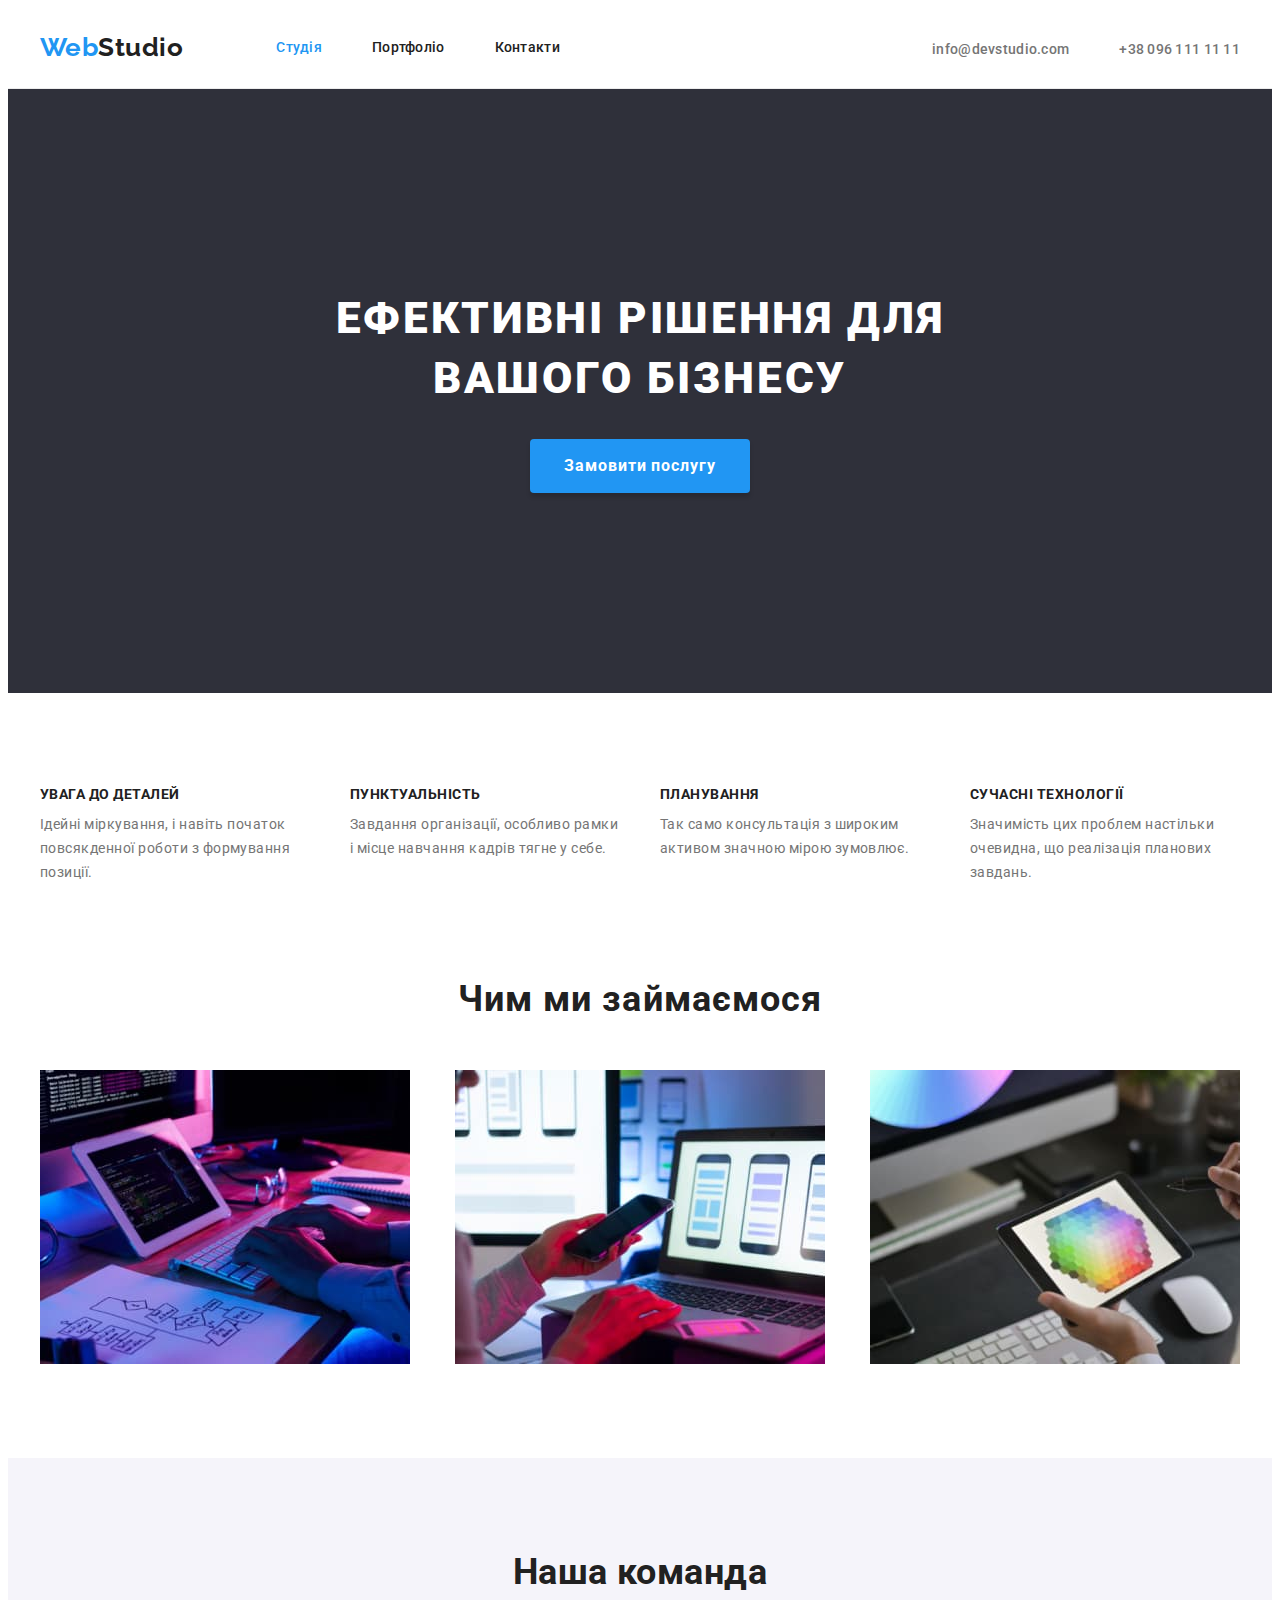
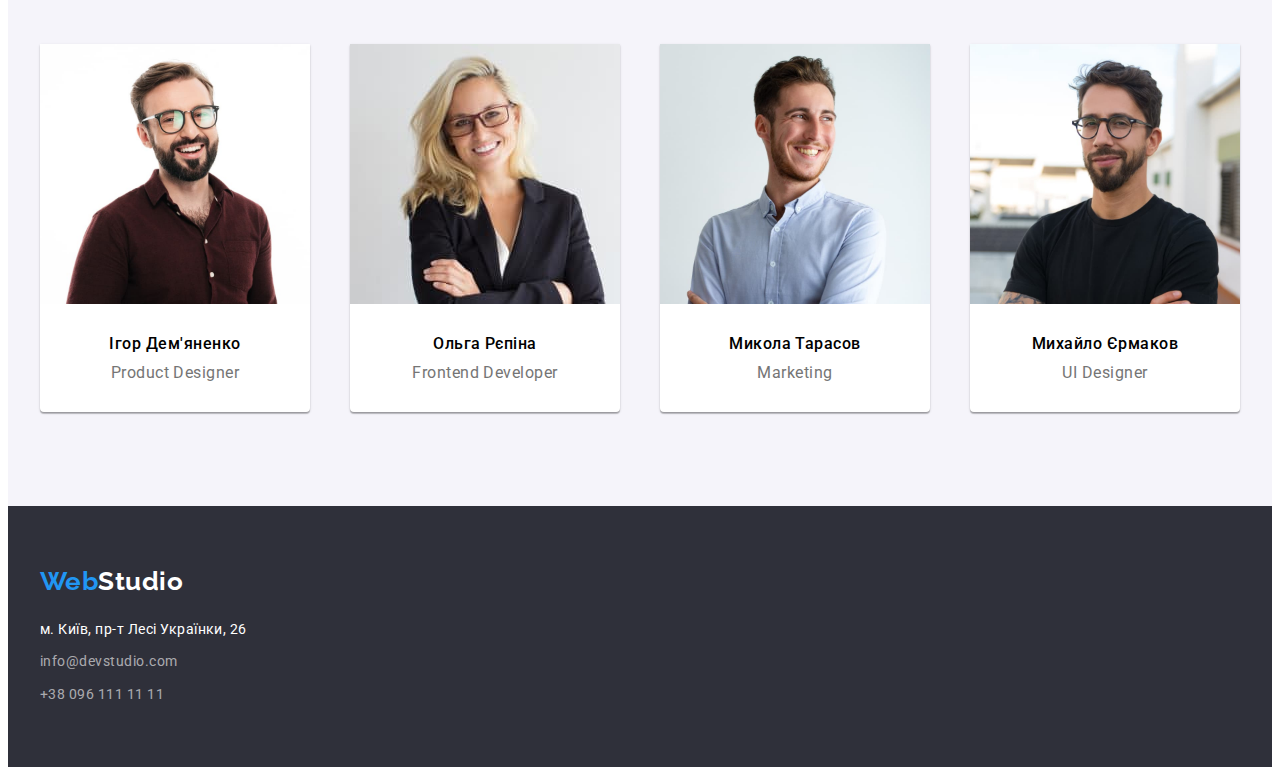
<file: index.html>
<!DOCTYPE html>
<html lang="uk">
  <head>
    <meta charset="UTF-8" />
    <meta http-equiv="X-UA-Compatible" content="IE=edge" />
    <meta name="viewport" content="width=device-width, initial-scale=1.0" />
    <title>WebStudio</title>
    <link
      rel="stylesheet"
      href="https://cdnjs.cloudflare.com/ajax/libs/modern-normalize/1.1.0/modern-normalize.min.css"
      integrity="sha512-wpPYUAdjBVSE4KJnH1VR1HeZfpl1ub8YT/NKx4PuQ5NmX2tKuGu6U/JRp5y+Y8XG2tV+wKQpNHVUX03MfMFn9Q=="
      crossorigin="anonymous"
      referrerpolicy="no-referrer"
    />
    <link rel="preconnect" href="https://fonts.googleapis.com" />
    <link rel="preconnect" href="https://fonts.gstatic.com" crossorigin />
    <link
      href="https://fonts.googleapis.com/css2?family=Raleway:wght@700&family=Roboto:wght@400;500;700;900&display=swap"
      rel="stylesheet"
    />
    <link rel="stylesheet" href="./css/style.css" />
  </head>

  <body>
    <header class="hat">
      <div class="container hat-flex">
        <nav class="hat-navi">
          <a href="./index.html" class="hat-logo">
            <span class="firstlogo">Web</span
            ><span class="secondlogo">Studio</span>
          </a>
          <ul class="link-navi reset">
            <li>
              <a class="link current" href="./index.html">Студія</a>
            </li>
            <li>
              <a href="./portfolio.html">Портфоліо</a>
            </li>
            <li>
              <a href="./contacts.html">Контакти</a>
            </li>
          </ul>
        </nav>
        <ul class="hat-contact reset">
          <li>
            <a
              href="mailto:info@devstudio.com"
              target="_blank"
              rel="noopener norefferer nofollow"
              >info@devstudio.com</a
            >
          </li>
          <li>
            <a href="tel:+380961111111">+38 096 111 11 11</a>
          </li>
        </ul>
      </div>
    </header>

    <main>
      <section class="hero">
        <div class="container">
          <div class="hero-content">
            <h1 class="hero-phrase">Ефективні рішення для вашого бізнесу</h1>
            <button class="button-hero" type="button">Замовити послугу</button>
          </div>
        </div>
      </section>

      <section class="quality">
        <div class="container">
          <h2 class="visually-hidden">quality</h2>
          <ul class="reset quality-flex">
            <li>
              <h3 class="fact">увага до деталей</h3>
              <p class="descr">
                Ідейні міркування, і навіть початок повсякденної роботи з
                формування позиції.
              </p>
            </li>
            <li>
              <h3 class="fact">пунктуальність</h3>
              <p class="descr">
                Завдання організації, особливо рамки і місце навчання кадрів
                тягне у себе.
              </p>
            </li>
            <li>
              <h3 class="fact">планування</h3>
              <p class="descr">
                Так само консультація з широким активом значною мірою зумовлює.
              </p>
            </li>
            <li>
              <h3 class="fact">сучасні технології</h3>
              <p class="descr">
                Значимість цих проблем настільки очевидна, що реалізація
                планових завдань.
              </p>
            </li>
          </ul>
        </div>
      </section>

      <section class="work">
        <div class="container work-box">
          <h2>Чим ми займаємося</h2>
          <ul class="reset work-flex">
            <li>
              <img src="./images/box_one.jpg" alt="кодування" width="370" />
            </li>
            <li>
              <img
                src="./images/box_two.jpg"
                alt="створення застосунків"
                width="370"
              />
            </li>
            <li>
              <img src="./images/box_three.jpg" alt="дизайн" width="370" />
            </li>
          </ul>
        </div>
      </section>

      <section class="team">
        <div class="container">
          <h2>Наша команда</h2>
          <ul class="reset team-flex">
            <li>
              <img
                src="./images/img_igor.jpg"
                alt="Фото        Ігора"
                width="270"
              />
              <div class="team-descr">
                <h3>Ігор Дем'яненко</h3>
                <p>Product Designer</p>
              </div>
            </li>
            <li>
              <img
                src="./images/img_olya.jpg"
                alt="Фото      Ольги"
                width="270"
              />
              <div class="team-descr">
                <h3>Ольга Рєпіна</h3>
                <p>Frontend Developer</p>
              </div>
            </li>
            <li>
              <img
                src="./images/img_mikola.jpg"
                alt="Фото      Миколи"
                width="270"
              />
              <div class="team-descr">
                <h3>Микола Тарасов</h3>
                <p>Marketing</p>
              </div>
            </li>
            <li>
              <img
                src="./images/img_michael.jpg"
                alt="Фото      Михайла"
                width="270"
              />
              <div class="team-descr">
                <h3>Михайло Єрмаков</h3>
                <p>UI Designer</p>
              </div>
            </li>
          </ul>
        </div>
      </section>
    </main>

    <footer class="section-footer">
      <div class="container footer-box">
        <a href="./" class="logofooter">
          <span class="thirdlogo">Web</span
          ><span class="fourthlogo">Studio</span>
        </a>
        <address class="footaddress">
          <a
            href="https://goo.gl/maps/dP5WaD3w5aMma61z8"
            class="maps"
            target="_blank"
            rel="nofollow noopener norefferer"
            >м. Київ, пр-т Лесі Українки, 26</a
          >
          <a
            href="mailto:info@devstudio.com"
            class="cont email"
            rel="nofollow noopener norefferer"
            >info@devstudio.com</a
          >
          <a href="tel:+380961111111" class="cont tel">+38 096 111 11 11</a>
        </address>
      </div>
    </footer>
  </body>
</html>
</file>
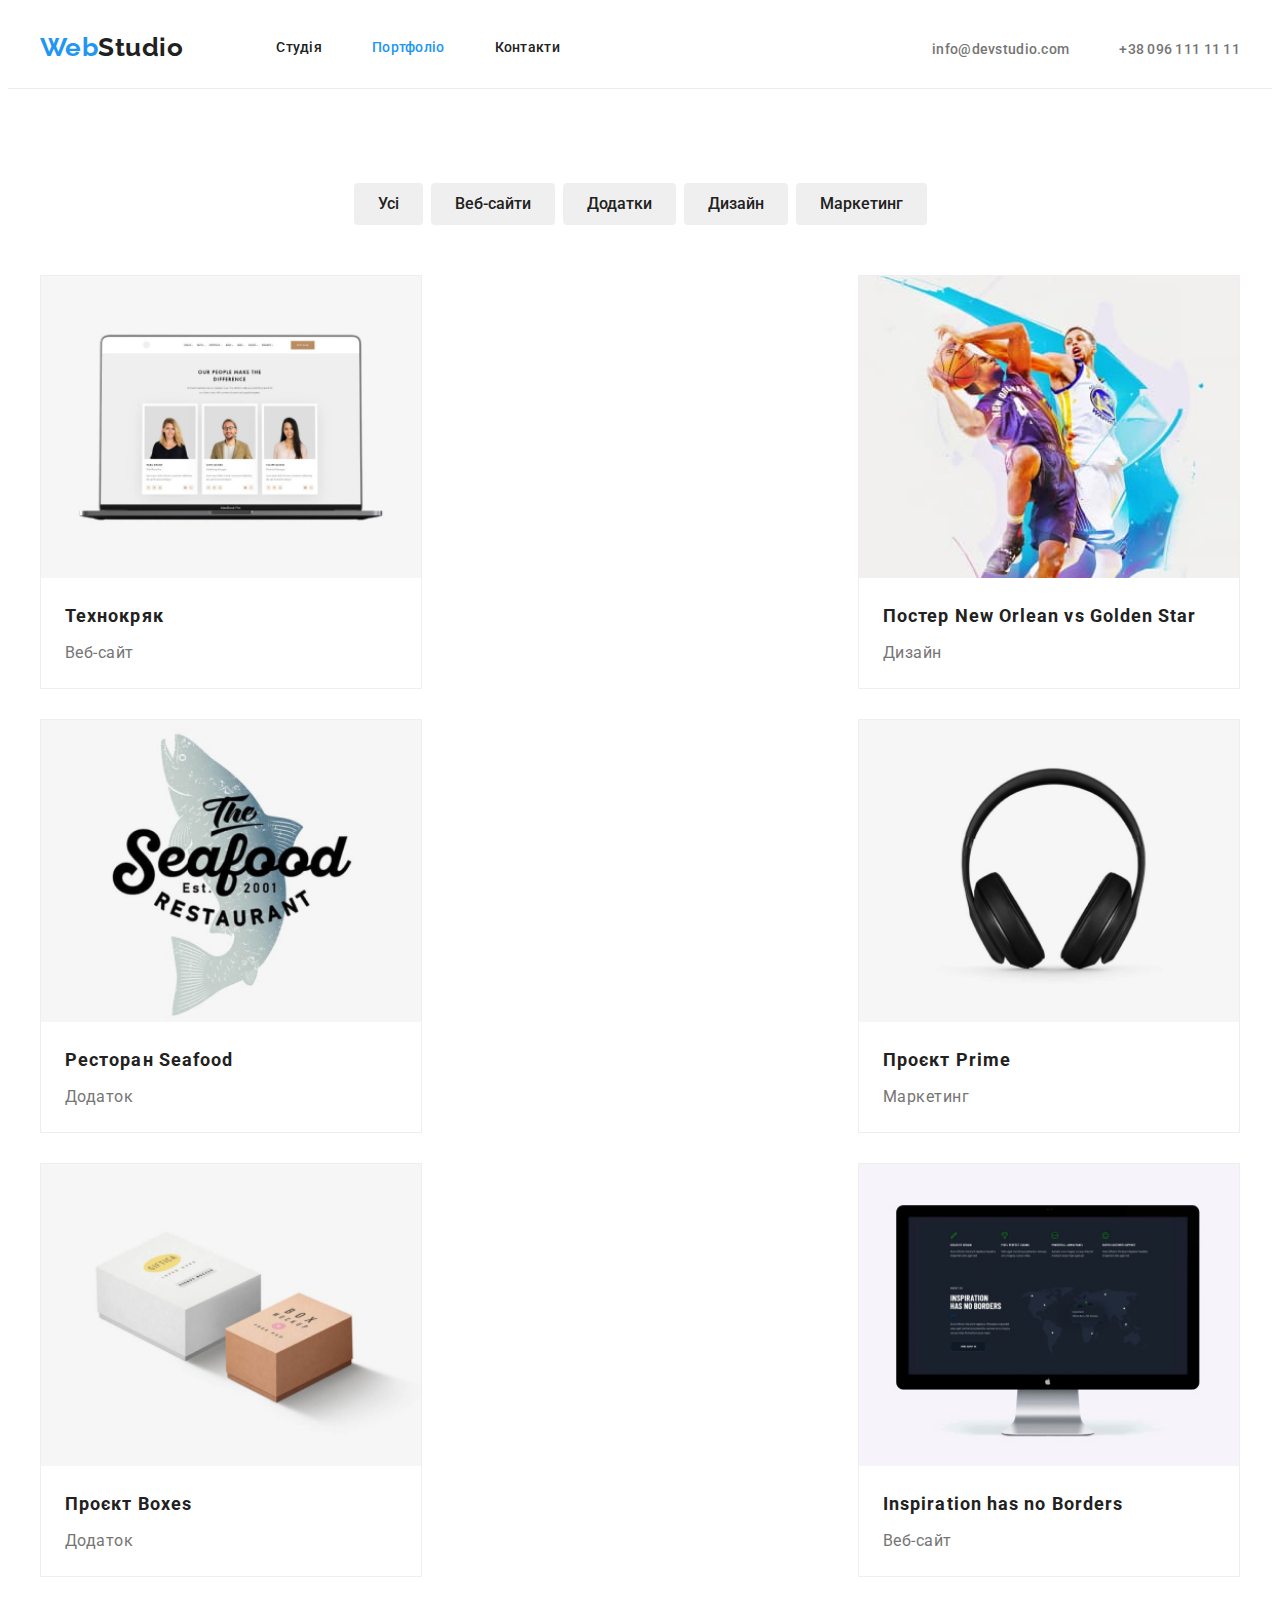
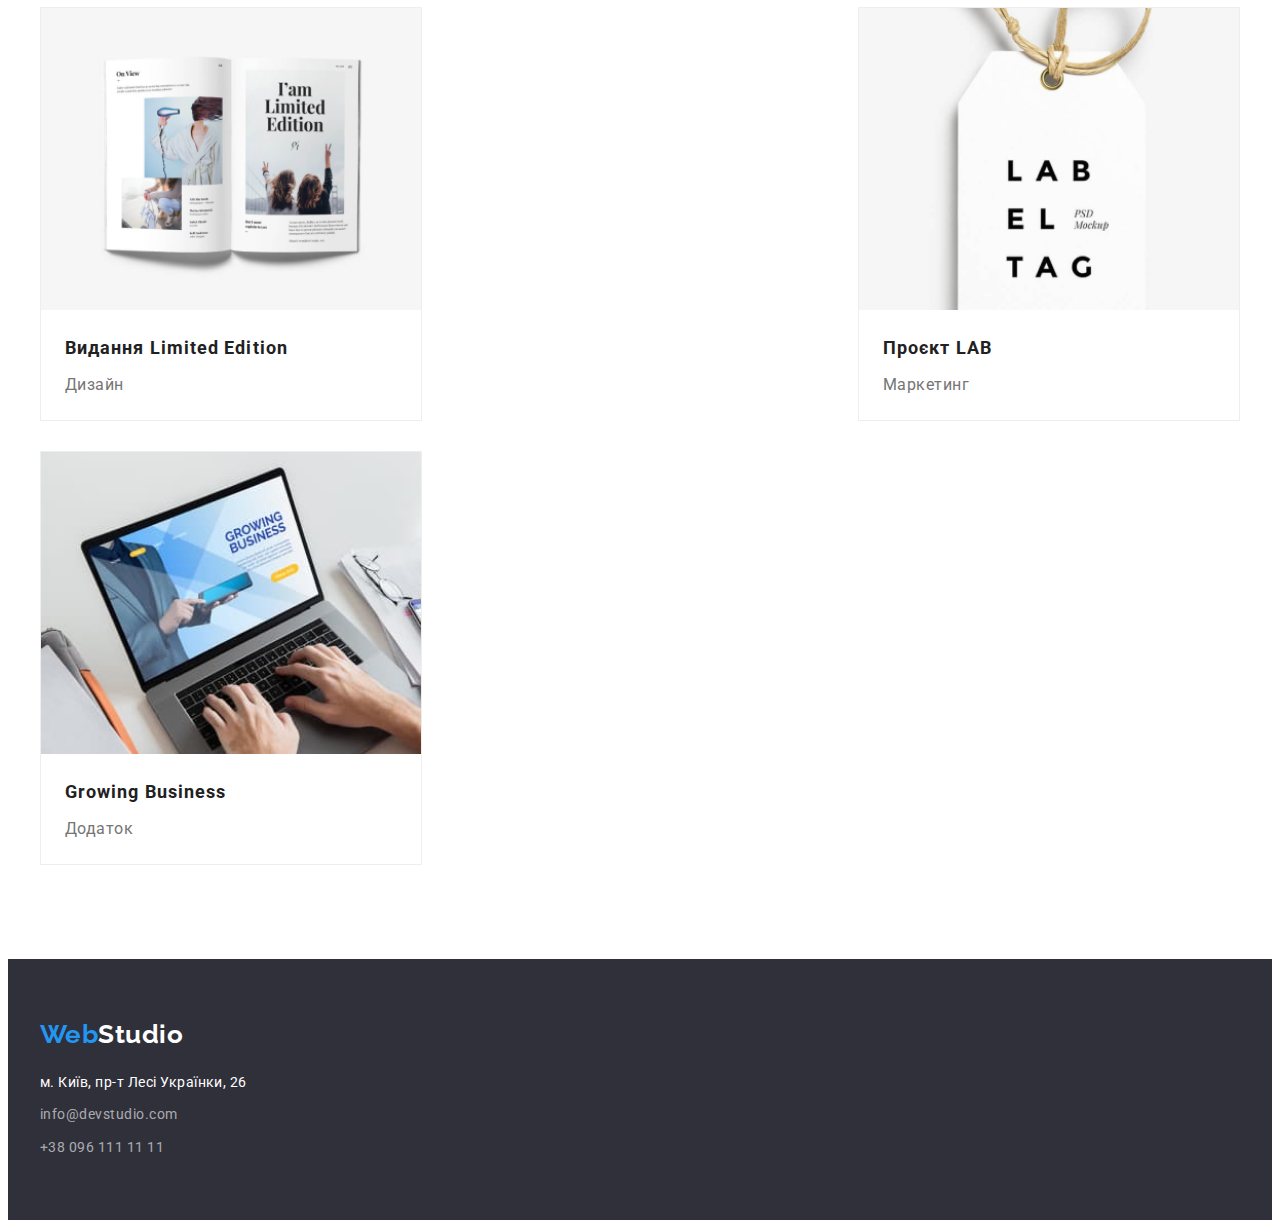
<file: portfolio.html>
<!DOCTYPE html>
<html lang="uk">
  <head>
    <meta charset="UTF-8" />
    <meta http-equiv="X-UA-Compatible" content="IE=edge" />
    <meta name="viewport" content="width=device-width, initial-scale=1.0" />
    <title>Portfolio</title>
    <link
      rel="stylesheet"
      href="https://cdnjs.cloudflare.com/ajax/libs/modern-normalize/1.1.0/modern-normalize.min.css"
      integrity="sha512-wpPYUAdjBVSE4KJnH1VR1HeZfpl1ub8YT/NKx4PuQ5NmX2tKuGu6U/JRp5y+Y8XG2tV+wKQpNHVUX03MfMFn9Q=="
      crossorigin="anonymous"
      referrerpolicy="no-referrer"
    />
    <link rel="preconnect" href="https://fonts.googleapis.com" />
    <link rel="preconnect" href="https://fonts.gstatic.com" crossorigin />
    <link
      href="https://fonts.googleapis.com/css2?family=Raleway:wght@700&family=Roboto:wght@400;500;700;900&display=swap"
      rel="stylesheet"
    />
    <link rel="stylesheet" href="./css/style.css" />
  </head>

  <body>
    <header class="hat">
      <div class="container hat-flex">
        <nav class="hat-navi">
          <a href="./" class="hat-logo">
            <span class="firstlogo">Web</span
            ><span class="secondlogo">Studio</span>
          </a>
          <ul class="link-navi reset">
            <li><a href="./index.html">Студія</a></li>
            <li>
              <a class="link current" href="./portfolio.html">Портфоліо</a>
            </li>
            <li><a href="./contacts.html">Контакти</a></li>
          </ul>
        </nav>
        <ul class="hat-contact reset">
          <li>
            <a
              href="mailto:info@devstudio.com"
              target="_blank"
              rel="noopener norefferer nofollow"
              >info@devstudio.com</a
            >
          </li>
          <li>
            <a href="tel:+380961111111">+38 096 111 11 11</a>
          </li>
        </ul>
      </div>
    </header>

    <main>
      <section class="product filters">
        <div class="container filter-flex">
          <h1 class="visually-hidden">Приклади робіт</h1>
          <ul class="btn-section reset">
            <li><button type="button" class="btn-filter">Усі</button></li>
            <li><button type="button" class="btn-filter">Веб-сайти</button></li>
            <li><button type="button" class="btn-filter">Додатки</button></li>
            <li><button type="button" class="btn-filter">Дизайн</button></li>
            <li><button type="button" class="btn-filter">Маркетинг</button></li>
          </ul>
          <ul class="product-link reset">
            <li>
              <a href="">
                <img
                  src="./images/imgboxone.jpg"
                  alt="технокряк вебсайт"
                  width="370"
                />
                <div class="card-title">
                  <h2>Технокряк</h2>
                  <p>Веб-сайт</p>
                </div>
              </a>
            </li>
            <li>
              <a href="">
                <img
                  src="./images/imgboxtwo.jpg"
                  alt="постер протистояння"
                  width="370"
                />
                <div class="card-title">
                  <h2>Постер New Orlean vs Golden Star</h2>
                  <p>Дизайн</p>
                </div>
              </a>
            </li>
            <li>
              <a href="">
                <img
                  src="./images/imgboxthree.jpg"
                  alt="ресторан сеофуд"
                  width="370"
                />
                <div class="card-title">
                  <h2>Ресторан Seafood</h2>
                  <p>Додаток</p>
                </div>
              </a>
            </li>
            <li>
              <a href="">
                <img
                  src="./images/imgboxfour.jpg"
                  alt="проект праймер"
                  width="370"
                />
                <div class="card-title">
                  <h2>Проєкт Prime</h2>
                  <p>Маркетинг</p>
                </div>
              </a>
            </li>
            <li>
              <a href="">
                <img
                  src="./images/imgboxfive.jpg"
                  alt="проект коробка"
                  width="370"
                />
                <div class="card-title">
                  <h2>Проєкт Boxes</h2>
                  <p>Додаток</p>
                </div>
              </a>
            </li>
            <li>
              <a href="">
                <img
                  src="./images/imgboxsix.jpg"
                  alt="інспірація без рамок"
                  width="370"
                />
                <div class="card-title">
                  <h2>Inspiration has no Borders</h2>
                  <p>Веб-сайт</p>
                </div>
              </a>
            </li>
            <li>
              <a href="">
                <img
                  src="./images/imgboxseven.jpg"
                  alt="лімітовані видання"
                  width="370"
                />
                <div class="card-title">
                  <h2>Видання Limited Edition</h2>
                  <p>Дизайн</p>
                </div>
              </a>
            </li>
            <li>
              <a href="">
                <img
                  src="./images/imgboxeight.jpg"
                  alt="маркетинговий проект лаб "
                  width="370"
                />
                <div class="card-title">
                  <h2>Проєкт LAB</h2>
                  <p>Маркетинг</p>
                </div>
              </a>
            </li>
            <li>
              <a href="">
                <img
                  src="./images/imgboxnine.jpg"
                  alt="бізнес додаток"
                  width="370"
                />
                <div class="card-title">
                  <h2>Growing Business</h2>
                  <p>Додаток</p>
                </div>
              </a>
            </li>
          </ul>
        </div>
      </section>
    </main>

    <footer class="section-footer">
      <div class="container footer-box">
        <a href="./" class="logofooter">
          <span class="thirdlogo">Web</span
          ><span class="fourthlogo">Studio</span>
        </a>
        <address class="footaddress">
          <a
            href="https://goo.gl/maps/dP5WaD3w5aMma61z8"
            class="maps"
            target="_blank"
            rel="nofollow noopener norefferer"
            >м. Київ, пр-т Лесі Українки, 26</a
          >
          <a
            href="mailto:info@devstudio.com"
            class="cont email"
            rel="nofollow noopener norefferer"
            >info@devstudio.com</a
          >
          <a href="tel:+380961111111" class="cont tel">+38 096 111 11 11</a>
        </address>
      </div>
    </footer>
  </body>
</html>
</file>
<file: css/style.css>
:root {
  --general-gray-text: #757575;
  --second-black-text: #212121;
  --color-white: #ffffff;
  --color-blue: #2196f3;
  --color-footer: #2f303a;
}

/* для body */
body {
  background-color: var(--color-white);
  font-family: Roboto, sans-serif;
  letter-spacing: 0.03em;
}
ul {
  list-style: none;
  padding-left: 0;
}
.reset {
  margin-top: 0;
  margin-bottom: 0;
}
.container {
  padding-left: 15px;
  padding-right: 15px;
  width: 1200px;
  margin-left: auto;
  margin-right: auto;
}
/* шапка\хедер */
.hat {
  background-color: var(--color-white);
  border-bottom: 1px solid #ececec;
}

/* Логотип */

.hat-logo {
  display: flex;
  align-items: center;
  padding-top: 24px;
  padding-bottom: 25px;
  margin-right: 93px;

  text-decoration: none;
  font-family: "Raleway";
  font-weight: 700;
  font-size: 26px;
  line-height: 1.2;
}
.firstlogo {
  color: var(--color-blue);
}
.secondlogo {
  color: var(--second-black-text);
}

/* навігація */
.hat-flex {
  display: flex;
}
.hat-flex ul {
  display: flex;
  align-items: center;
}
.hat-navi {
  display: flex;
}

.link-navi {
  display: flex;

  text-decoration: none;
  font-family: inherit;
  font-weight: 500;
  font-size: 14px;
  line-height: 1.14;
  letter-spacing: 0.02em;
}
.link-navi a {
  padding-top: 12px;
  padding-bottom: 12px;
  margin-top: 20px;
  margin-bottom: 20px;

  font-family: inherit;
  text-decoration: none;
  color: var(--second-black-text);
}
.link-navi li:not(:last-child) {
  margin-right: 50px;
}

.link-navi .link.current {
  color: var(--color-blue);
}
/* контакти шапки */
.hat-contact {
  display: flex;
  margin-left: auto;
}
.hat-contact li:not(:last-child) {
  margin-right: 50px;
}
.hat-contact a {
  text-decoration: none;
  font-weight: 500;
  font-size: 14px;
  line-height: 1.14;
  letter-spacing: 0.02em;
  color: var(--general-gray-text);
}

.hat a:hover,
.hat a:focus {
  color: var(--color-blue);
}
/* футер */
.section-footer {
  background-color: var(--color-footer);
  padding-top: 60px;
  padding-bottom: 60px;
}
.footer-box {
}

/* логотип футер */
.logofooter {
  display: block;
  margin-bottom: 20px;

  text-decoration: none;
  font-family: "Raleway";
  font-weight: 700;
  font-size: 26px;
  line-height: 1.19;
}

.thirdlogo {
  color: var(--color-blue);
}

.fourthlogo {
  color: var(--color-white);
}
/* футер адреса */
.footaddress {
  text-decoration: none;
}

.maps {
  display: block;
  margin-bottom: 9px;
  font-style: normal;
  text-decoration: none;
  font-size: 14px;
  line-height: 1.74;
  color: var(--color-white);
}
.email {
  display: block;
  margin-bottom: 9px;
}
.tel {
  display: block;
}
.cont {
  font-style: normal;
  font-size: 14px;
  line-height: 1.71;
  text-decoration: none;
  color: rgba(255, 255, 255, 0.6);
}
.cont:hover,
.cont:focus {
  color: var(--color-blue);
}

/* секція герой */
.hero-content {
  margin-top: 200px;
  margin-bottom: 200px;
  text-align: center;
  width: 696px;
}
.hero .container {
  display: flex;
  justify-content: center;
  align-items: center;
}
.hero {
  background-color: var(--color-footer);
  text-align: center;
}

.hero-phrase {
  font-weight: 900;
  font-size: 44px;
  line-height: 1.36;
  margin-top: 0;
  margin-bottom: 30px;
  text-align: center;
  letter-spacing: 0.06em;
  text-transform: uppercase;

  color: var(--color-white);
}

.button-hero {
  font-family: inherit;
  font-weight: 700;
  font-size: 16px;
  line-height: 1.875;
  cursor: pointer;
  padding: 10px 32px;
  letter-spacing: 0.06em;

  color: var(--color-white);
  background-color: var(--color-blue);
  box-shadow: 0px 4px 4px rgba(0, 0, 0, 0.15);
  border-radius: 4px;
  border-color: transparent;
}
/* секція факти */
.visually-hidden {
  position: absolute;
  width: 1px;
  height: 1px;
  margin: -1px;
  border: 0;
  padding: 0;

  white-space: nowrap;
  clip-path: inset(100%);
  clip: rect(0 0 0 0);
  overflow: hidden;
}
.quality {
  background-color: var(--color-white);
  padding-top: 94px;
  padding-bottom: 94px;
}
.quality-flex {
  display: flex;
  justify-content: space-between;
}

.quality-flex li {
  width: 270px;
}

.fact {
  margin-top: 0;
  margin-bottom: 10px;
  font-weight: 700;
  font-size: 14px;
  line-height: 1.14;
  text-transform: uppercase;

  color: var(--second-black-text);
}

.descr {
  margin-top: 0;
  margin-bottom: 0;
  font-size: 14px;
  line-height: 1.71;

  color: var(--general-gray-text);
}
/* чим ми займаємось */
.work {
  background-color: var(--color-white);
  padding-bottom: 94px;
}

.work-flex {
  margin-top: 50px;
  display: flex;
  justify-content: space-between;
}
.work-flex img {
  display: block;
}
.work h2 {
  margin-top: 0;
  margin-bottom: 0;
  font-weight: 700;
  font-size: 36px;
  line-height: 1.16;
  letter-spacing: 0.03em;
  text-align: center;

  color: var(--second-black-text);
}
/* команда */
.team {
  background-color: #f5f4fa;
  padding-top: 94px;
  padding-bottom: 94px;
}

.team-flex {
  display: flex;
  justify-content: space-between;
  margin-top: 50px;
}
.team-flex img {
  display: block;
}

.team h2 {
  margin-top: 0;
  margin-bottom: 0;
  font-weight: 700;
  font-size: 36px;
  line-height: 1.16;
  text-align: center;

  color: var(--second-black-text);
}

.team ul {
}

.team li {
  border-radius: 0px 0px 4px 4px;
  box-shadow: 0px 1px 3px rgba(0, 0, 0, 0.12), 0px 1px 1px rgba(0, 0, 0, 0.14),
    0px 2px 1px rgba(0, 0, 0, 0.2);

  background-color: var(--color-white);
}

.team-descr {
  padding-top: 30px;
  padding-bottom: 30px;
  padding-left: auto;
  padding-right: auto;
}
.team-flex h3 {
  margin-top: 0;
  margin-bottom: 10px;
  font-weight: 500;
  font-size: 16px;
  line-height: 1.19;

  text-align: center;
}
.team p {
  margin-top: 0;
  margin-bottom: 0;
  font-weight: 400;
  font-size: 16px;
  line-height: 1.19;
  text-align: center;
  color: var(--general-gray-text);
}
/* portfolio body */

.btn-section {
  background-color: var(--color-white);
}

.product {
  padding-top: 94px;
  padding-bottom: 94px;
}

.btn-filter {
  padding: 6px 22px;
  text-align: center;

  font-family: inherit;
  font-weight: 500;
  font-size: 16px;
  line-height: 1.625;
  border-radius: 4px;
  cursor: pointer;
  color: var(--second-black-text);
  border-color: transparent;
}

.btn-filter:hover,
.btn-filter:focus {
  color: var(--color-white);
  background-color: var(--color-blue);
}

.btn-section li:not(:last-child) {
  margin-right: 8px;
}

.btn-section {
  margin-bottom: 50px;
  display: flex;
  justify-content: center;
}

.product a {
  text-decoration: none;
}

.product-link li {
  border: 1px solid #eeeeee;
  background-color: var(--color-white);
  margin-left: 30px;
  margin-top: 30px;
  flex-basis: calc(100% / 3 - 30px);
}

.product h2 {
  margin-top: 0;
  margin-bottom: 4px;
  font-weight: 700;
  font-size: 18px;
  line-height: 2;

  letter-spacing: 0.06em;

  color: var(--second-black-text);
}
.product p {
  margin-top: 0;
  margin-bottom: 0;
  font-size: 16px;
  line-height: 1.875;

  color: var(--general-gray-text);
}
.product-link {
  flex-basis: 100%;
  display: flex;
  flex-wrap: wrap;
  justify-content: space-between;
  margin-left: -30px;
  margin-top: -30px;
}

.product-link img {
  width: 100%;
  display: block;
}
.card-title {
  padding-top: 20px;
  padding-bottom: 20px;
  padding-left: 24px;
  padding-right: 24px;
}
</file>
